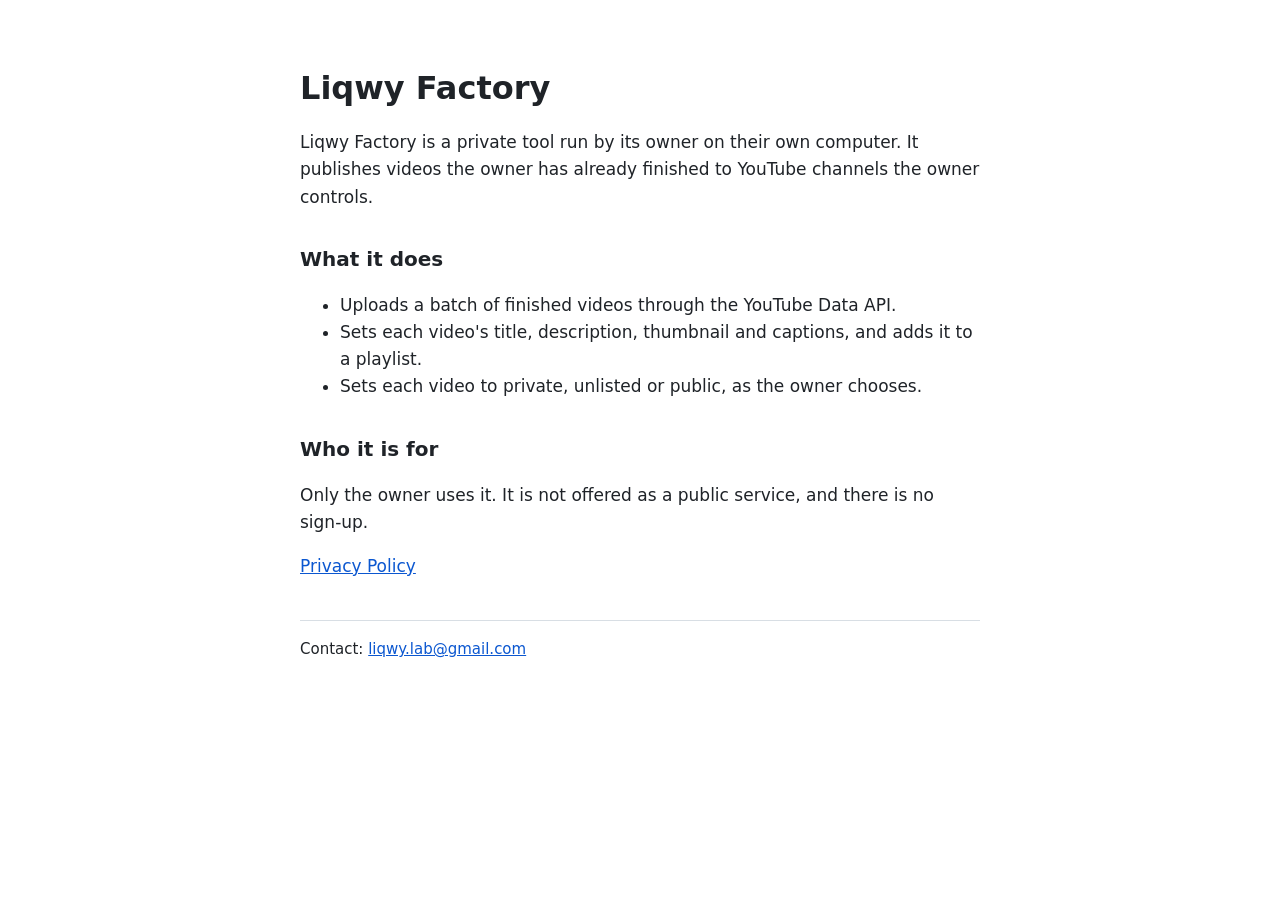
<file: index.html>
<!doctype html>
<html lang="en">
  <head>
    <meta charset="utf-8" />
    <meta name="viewport" content="width=device-width, initial-scale=1" />
    <title>Liqwy Factory</title>
    <meta
      name="description"
      content="A private tool that publishes a creator's own finished videos to their own YouTube channels."
    />
    <link rel="stylesheet" href="style.css" />
  </head>
  <body>
    <main>
      <h1>Liqwy Factory</h1>
      <p>
        Liqwy Factory is a private tool run by its owner on their own computer.
        It publishes videos the owner has already finished to YouTube channels
        the owner controls.
      </p>

      <h2>What it does</h2>
      <ul>
        <li>
          Uploads a batch of finished videos through the YouTube Data API.
        </li>
        <li>
          Sets each video's title, description, thumbnail and captions, and adds
          it to a playlist.
        </li>
        <li>
          Sets each video to private, unlisted or public, as the owner chooses.
        </li>
      </ul>

      <h2>Who it is for</h2>
      <p>
        Only the owner uses it. It is not offered as a public service, and there
        is no sign-up.
      </p>

      <p><a href="privacy.html">Privacy Policy</a></p>
      <footer>
        Contact: <a href="mailto:liqwy.lab@gmail.com">liqwy.lab@gmail.com</a>
      </footer>
    </main>
  </body>
</html>
</file>
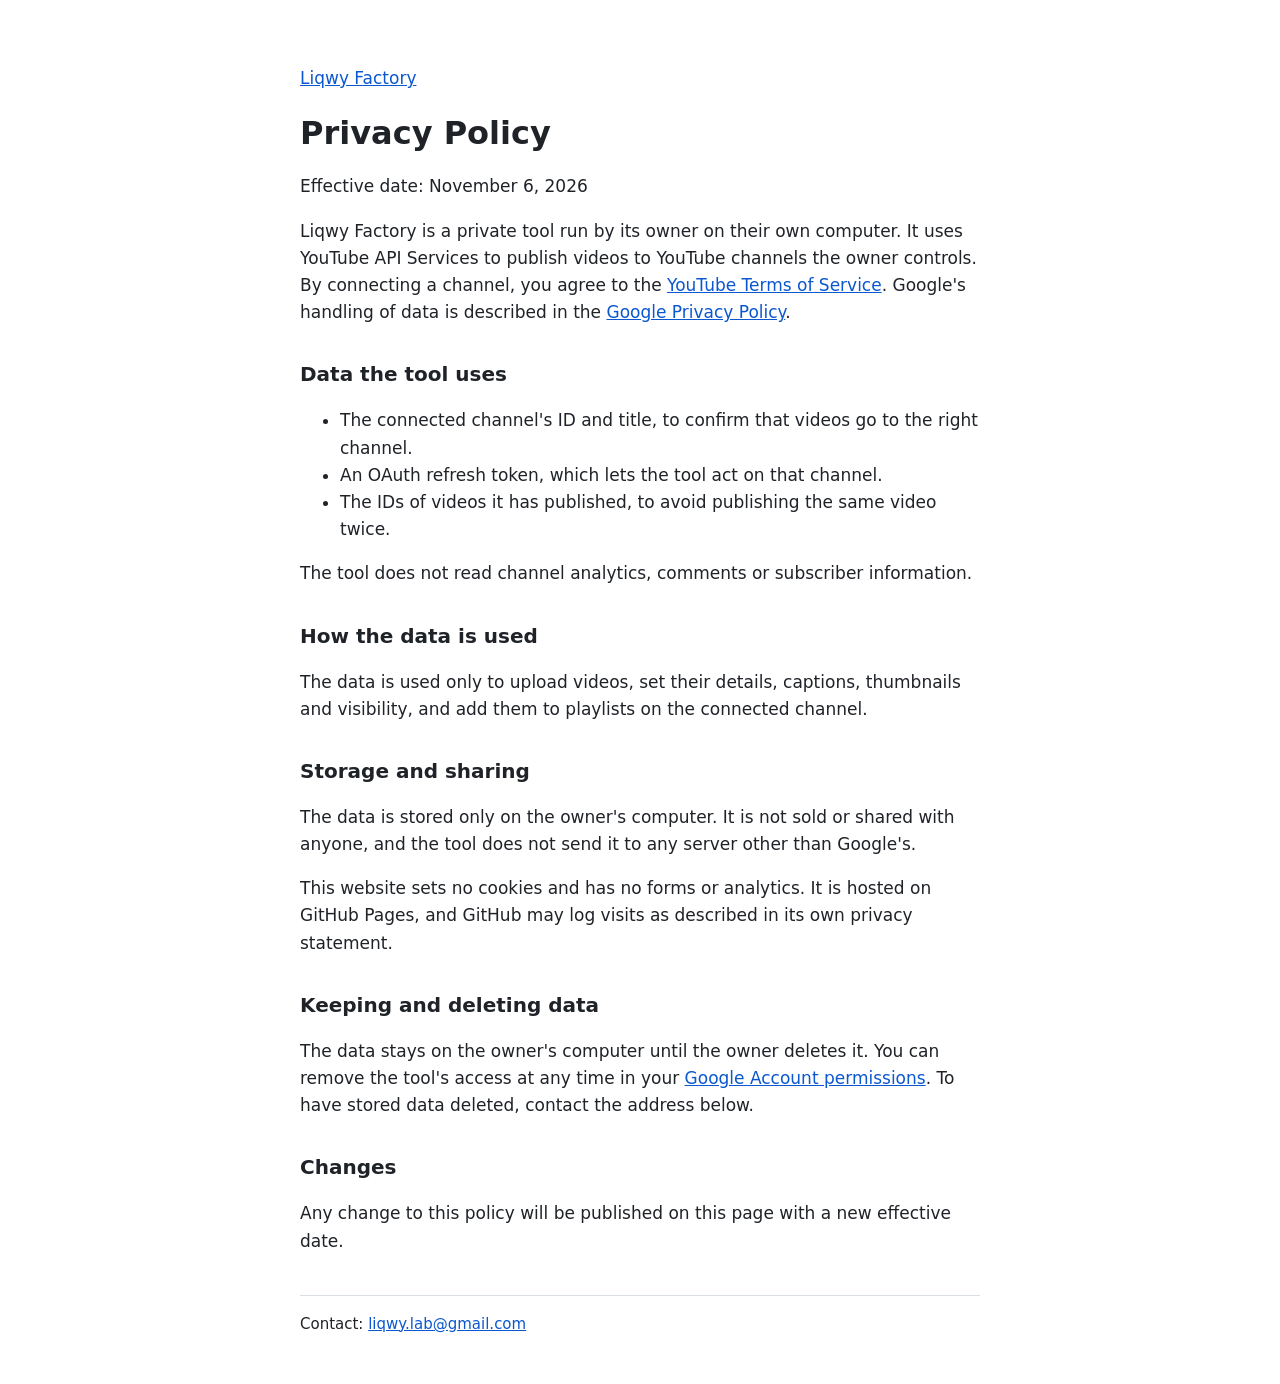
<file: privacy.html>
<!doctype html>
<html lang="en">
  <head>
    <meta charset="utf-8" />
    <meta name="viewport" content="width=device-width, initial-scale=1" />
    <title>Privacy Policy — Liqwy Factory</title>
    <link rel="stylesheet" href="style.css" />
  </head>
  <body>
    <main>
      <p><a href="index.html">Liqwy Factory</a></p>
      <h1>Privacy Policy</h1>
      <p>Effective date: November 6, 2026</p>

      <p>
        Liqwy Factory is a private tool run by its owner on their own computer.
        It uses YouTube API Services to publish videos to YouTube channels the
        owner controls. By connecting a channel, you agree to the
        <a href="https://www.youtube.com/t/terms">YouTube Terms of Service</a>.
        Google's handling of data is described in the
        <a href="https://policies.google.com/privacy">Google Privacy Policy</a>.
      </p>

      <h2>Data the tool uses</h2>
      <ul>
        <li>
          The connected channel's ID and title, to confirm that videos go to the
          right channel.
        </li>
        <li>
          An OAuth refresh token, which lets the tool act on that channel.
        </li>
        <li>
          The IDs of videos it has published, to avoid publishing the same video
          twice.
        </li>
      </ul>
      <p>
        The tool does not read channel analytics, comments or subscriber
        information.
      </p>

      <h2>How the data is used</h2>
      <p>
        The data is used only to upload videos, set their details, captions,
        thumbnails and visibility, and add them to playlists on the connected
        channel.
      </p>

      <h2>Storage and sharing</h2>
      <p>
        The data is stored only on the owner's computer. It is not sold or
        shared with anyone, and the tool does not send it to any server other
        than Google's.
      </p>
      <p>
        This website sets no cookies and has no forms or analytics. It is hosted
        on GitHub Pages, and GitHub may log visits as described in its own
        privacy statement.
      </p>

      <h2>Keeping and deleting data</h2>
      <p>
        The data stays on the owner's computer until the owner deletes it. You
        can remove the tool's access at any time in your
        <a href="https://myaccount.google.com/permissions"
          >Google Account permissions</a
        >. To have stored data deleted, contact the address below.
      </p>

      <h2>Changes</h2>
      <p>
        Any change to this policy will be published on this page with a new
        effective date.
      </p>

      <footer>
        Contact: <a href="mailto:liqwy.lab@gmail.com">liqwy.lab@gmail.com</a>
      </footer>
    </main>
  </body>
</html>
</file>
<file: style.css>
body {
  margin: 0;
  background: #fff;
  color: #1f2328;
  font: 17px/1.6 system-ui, -apple-system, 'Segoe UI', Roboto, sans-serif;
}

main {
  max-width: 680px;
  margin: 0 auto;
  padding: 48px 24px;
}

h1 {
  font-size: 32px;
  line-height: 1.2;
}

h2 {
  margin-top: 32px;
  font-size: 20px;
}

a {
  color: #0b57d0;
}

footer {
  margin-top: 40px;
  padding-top: 16px;
  border-top: 1px solid #d8dee4;
  font-size: 15px;
}
</file>
